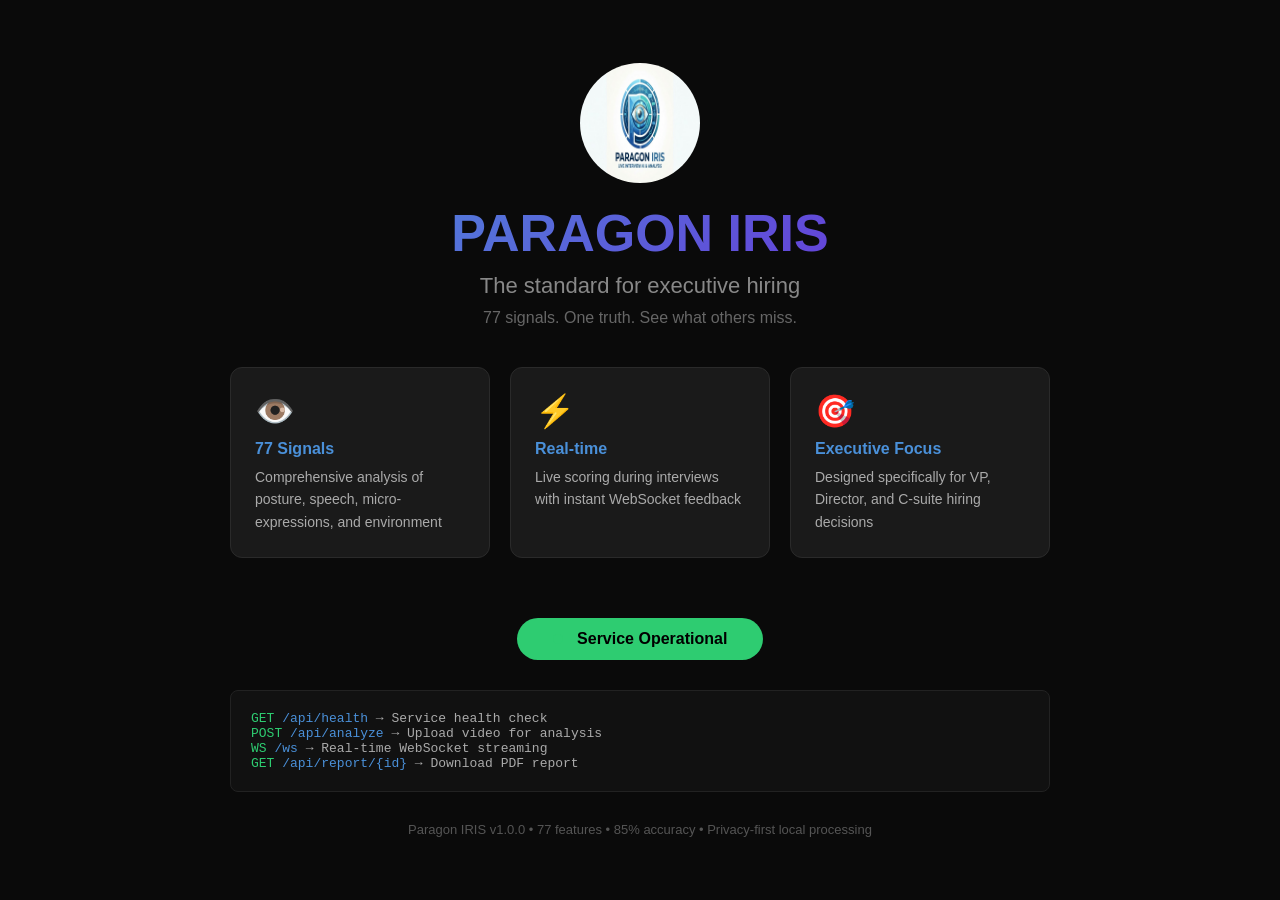
<file: index.html>
<!DOCTYPE html>
<html lang="en">
<head>
    <meta charset="UTF-8">
    <meta name="viewport" content="width=device-width, initial-scale=1.0">
    <title>Paragon IRIS - Executive Interview Intelligence</title>
    <link rel="icon" type="image/x-icon" href="/favicon.ico">
    <link rel="shortcut icon" type="image/x-icon" href="/favicon.ico">
    <style>
        * { margin: 0; padding: 0; box-sizing: border-box; }
        body {
            font-family: -apple-system, BlinkMacSystemFont, 'Segoe UI', Roboto, sans-serif;
            background: #0a0a0a;
            color: white;
            display: flex;
            justify-content: center;
            align-items: center;
            min-height: 100vh;
        }
        .container {
            text-align: center;
            max-width: 900px;
            padding: 40px;
        }
        .logo {
            width: 120px;
            height: 120px;
            margin: 0 auto 20px;
            display: block;
            border-radius: 50%;
            object-fit: cover;
        }
        h1 {
            font-size: 52px;
            font-weight: 700;
            margin-bottom: 10px;
            background: linear-gradient(135deg, #4A90D9, #6C2BD9);
            -webkit-background-clip: text;
            -webkit-text-fill-color: transparent;
            background-clip: text;
        }
        .tagline {
            font-size: 22px;
            color: #888;
            margin-bottom: 10px;
        }
        .sub-tagline {
            font-size: 16px;
            color: #666;
            margin-bottom: 40px;
        }
        .features {
            display: grid;
            grid-template-columns: repeat(3, 1fr);
            gap: 20px;
            margin: 40px 0;
            text-align: left;
        }
        .feature {
            background: #1a1a1a;
            padding: 24px;
            border-radius: 12px;
            border: 1px solid #2a2a2a;
            transition: all 0.3s ease;
        }
        .feature:hover {
            border-color: #4A90D9;
            transform: translateY(-2px);
        }
        .feature .icon {
            font-size: 32px;
            margin-bottom: 10px;
            display: block;
        }
        .feature h3 {
            color: #4A90D9;
            margin-bottom: 8px;
            font-size: 16px;
        }
        .feature p {
            color: #aaa;
            font-size: 14px;
            line-height: 1.6;
        }
        .status {
            display: inline-block;
            padding: 12px 36px;
            background: #2ECC71;
            color: #000;
            border-radius: 30px;
            font-weight: 600;
            font-size: 16px;
            margin-top: 20px;
        }
        .status-dot {
            display: inline-block;
            width: 10px;
            height: 10px;
            background: #2ECC71;
            border-radius: 50%;
            margin-right: 10px;
            animation: pulse 1.5s ease-in-out infinite;
        }
        @keyframes pulse {
            0%, 100% { opacity: 1; transform: scale(1); }
            50% { opacity: 0.5; transform: scale(0.8); }
        }
        .sub {
            color: #555;
            margin-top: 30px;
            font-size: 13px;
        }
        .endpoints {
            margin-top: 30px;
            background: #111;
            padding: 20px;
            border-radius: 8px;
            border: 1px solid #222;
            text-align: left;
            font-family: 'Courier New', monospace;
            font-size: 13px;
            color: #aaa;
        }
        .endpoints span {
            color: #4A90D9;
        }
        .endpoints .method {
            color: #2ECC71;
        }
        @media (max-width: 600px) {
            .features { grid-template-columns: 1fr; }
            h1 { font-size: 32px; }
            .logo { width: 80px; height: 80px; }
            .container { padding: 20px; }
        }
    </style>
</head>
<body>
    <div class="container">
        <img src="/logo.jpg" alt="Paragon IRIS" class="logo">
        <h1>PARAGON IRIS</h1>
        <div class="tagline">The standard for executive hiring</div>
        <div class="sub-tagline">77 signals. One truth. See what others miss.</div>
        
        <div class="features">
            <div class="feature">
                <span class="icon">👁️</span>
                <h3>77 Signals</h3>
                <p>Comprehensive analysis of posture, speech, micro-expressions, and environment</p>
            </div>
            <div class="feature">
                <span class="icon">⚡</span>
                <h3>Real-time</h3>
                <p>Live scoring during interviews with instant WebSocket feedback</p>
            </div>
            <div class="feature">
                <span class="icon">🎯</span>
                <h3>Executive Focus</h3>
                <p>Designed specifically for VP, Director, and C-suite hiring decisions</p>
            </div>
        </div>
        
        <div>
            <span class="status">
                <span class="status-dot"></span>
                Service Operational
            </span>
        </div>
        
        <div class="endpoints">
            <div><span class="method">GET</span>  <span>/api/health</span>  → Service health check</div>
            <div><span class="method">POST</span> <span>/api/analyze</span> → Upload video for analysis</div>
            <div><span class="method">WS</span>   <span>/ws</span>          → Real-time WebSocket streaming</div>
            <div><span class="method">GET</span>  <span>/api/report/{id}</span> → Download PDF report</div>
        </div>
        
        <div class="sub">
            Paragon IRIS v1.0.0 &bull; 77 features &bull; 85% accuracy &bull; Privacy-first local processing
        </div>
    </div>
</body>
</html>
</file>
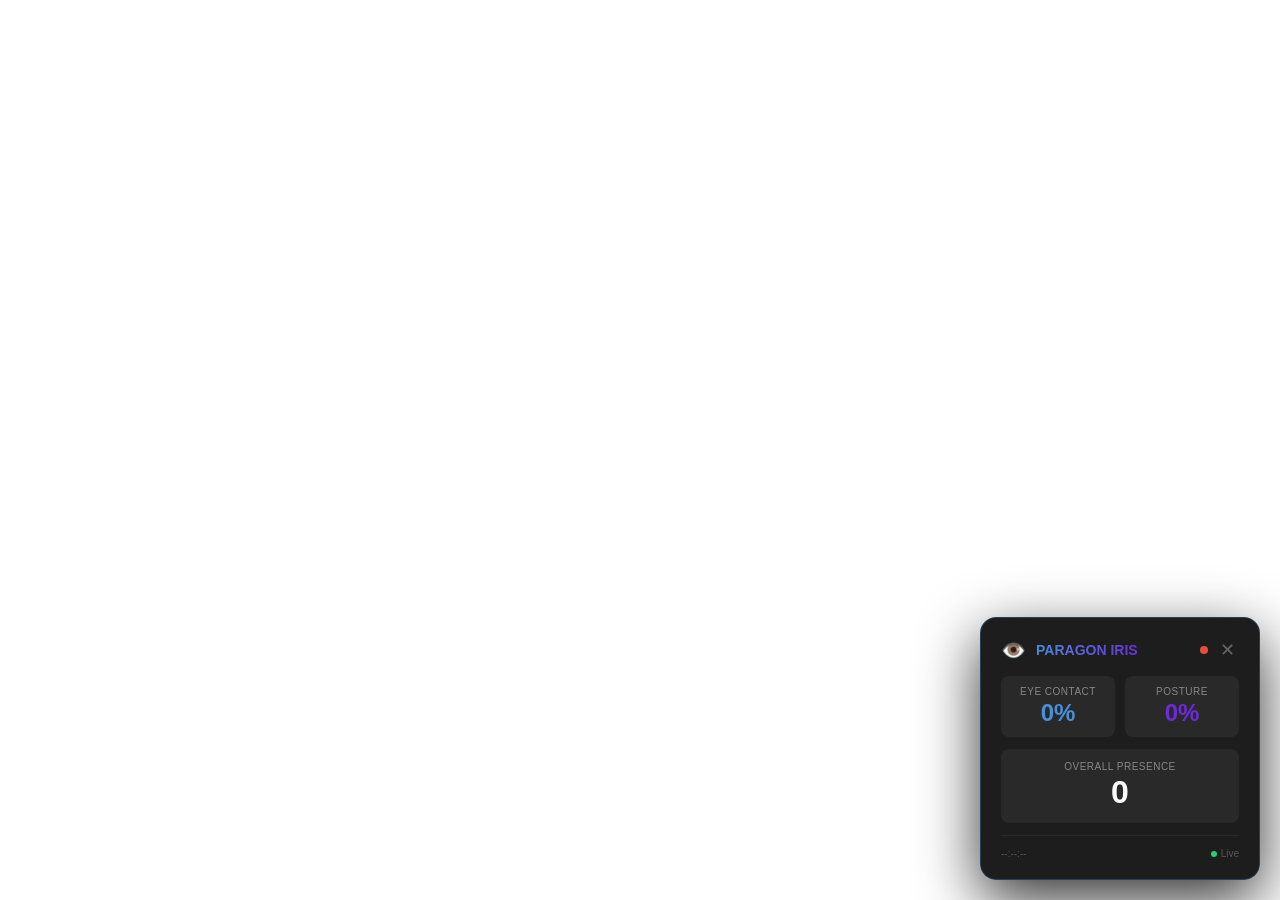
<file: overlay.html>
<!DOCTYPE html>
<html>
<head>
  <meta charset="UTF-8">
  <title>Paragon IRIS Overlay</title>
  <link rel="stylesheet" href="overlay.css">
</head>
<body>
  <div id="overlay-container">
    <div class="header">
      <div class="logo-area">
        <span class="logo-icon">👁️</span>
        <span class="logo-text">PARAGON IRIS</span>
      </div>
      <div class="status-area">
        <span class="status-dot" id="status-dot"></span>
        <button class="close-btn" id="close-btn">✕</button>
      </div>
    </div>
    
    <div class="grid-2">
      <div class="metric-card">
        <div class="metric-label">Eye Contact</div>
        <div class="metric-value" id="eye-contact" style="color: #4A90D9;">0%</div>
      </div>
      <div class="metric-card">
        <div class="metric-label">Posture</div>
        <div class="metric-value" id="posture" style="color: #6C2BD9;">0%</div>
      </div>
    </div>
    
    <div class="overall-card">
      <div class="overall-label">Overall Presence</div>
      <div class="overall-value" id="overall">0</div>
    </div>
    
    <div class="footer">
      <span class="footer-text" id="timestamp">--:--:--</span>
      <span class="live-badge"><span class="live-dot"></span>Live</span>
    </div>
  </div>
  
  <script src="overlay.js"></script>
</body>
</html>
</file>
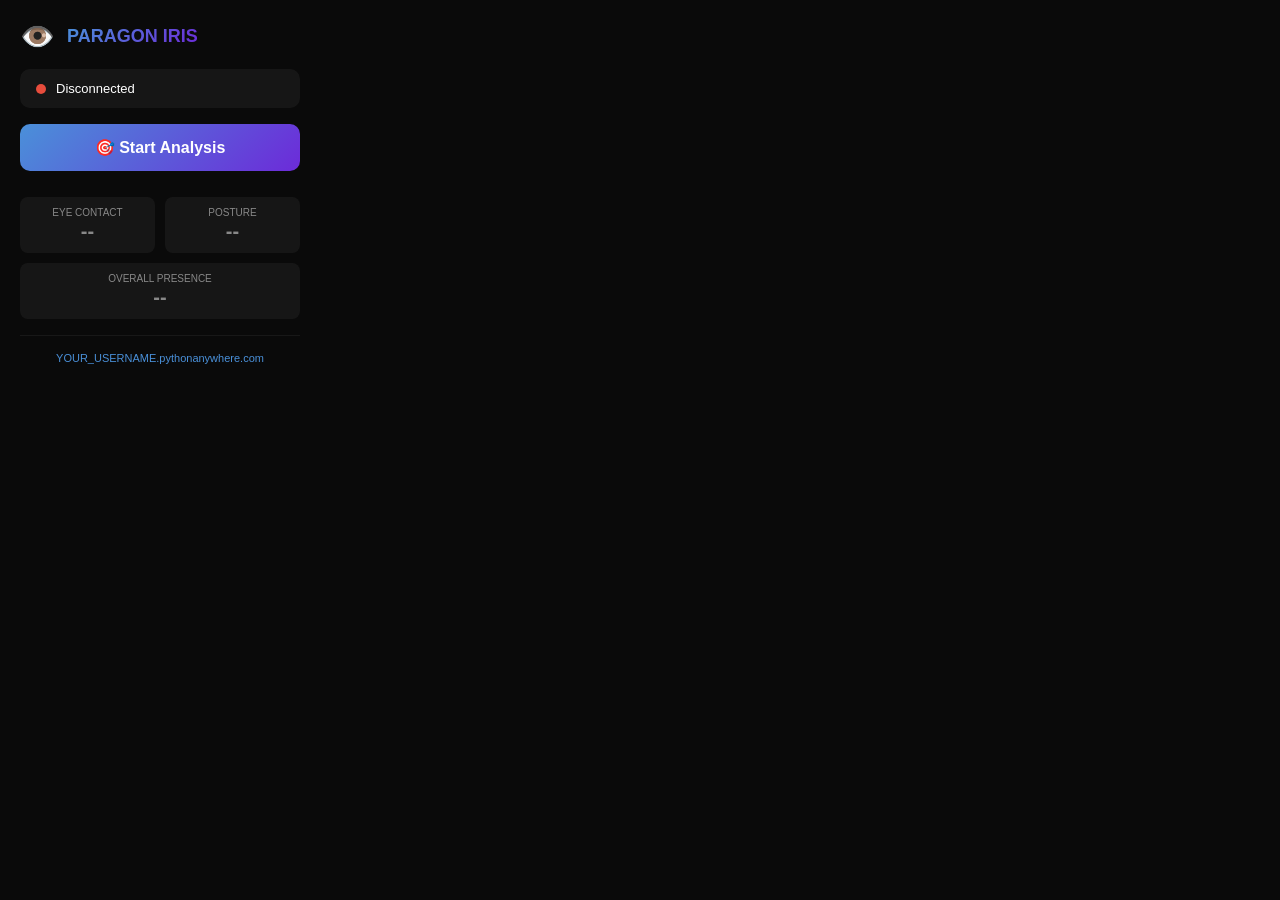
<file: popup.html>
<!DOCTYPE html>
<html>
<head>
  <meta charset="UTF-8">
  <style>
    * { margin: 0; padding: 0; box-sizing: border-box; }
    body {
      width: 320px;
      font-family: -apple-system, BlinkMacSystemFont, 'Segoe UI', Roboto, sans-serif;
      background: #0a0a0a;
      color: white;
      padding: 20px;
    }
    .header {
      display: flex;
      align-items: center;
      gap: 12px;
      margin-bottom: 16px;
    }
    .logo { font-size: 28px; }
    .title {
      font-size: 18px;
      font-weight: 700;
      background: linear-gradient(135deg, #4A90D9, #6C2BD9);
      -webkit-background-clip: text;
      -webkit-text-fill-color: transparent;
    }
    .status-bar {
      display: flex;
      align-items: center;
      gap: 10px;
      padding: 12px 16px;
      background: rgba(255,255,255,0.05);
      border-radius: 10px;
      margin-bottom: 16px;
      font-size: 13px;
    }
    .status-dot {
      display: inline-block;
      width: 10px;
      height: 10px;
      border-radius: 50%;
      animation: pulse 1.5s ease-in-out infinite;
    }
    .status-dot.connected { background: #2ECC71; }
    .status-dot.disconnected { background: #E74C3C; }
    .status-dot.recording { background: #F39C12; }
    @keyframes pulse {
      0%, 100% { opacity: 1; transform: scale(1); }
      50% { opacity: 0.5; transform: scale(0.8); }
    }
    .btn-primary {
      width: 100%;
      padding: 14px;
      background: linear-gradient(135deg, #4A90D9, #6C2BD9);
      border: none;
      border-radius: 10px;
      color: white;
      font-size: 16px;
      font-weight: 600;
      cursor: pointer;
      transition: opacity 0.2s;
      margin-bottom: 10px;
    }
    .btn-primary:hover { opacity: 0.8; }
    .btn-primary:disabled { opacity: 0.3; cursor: not-allowed; }
    .btn-danger {
      background: linear-gradient(135deg, #E74C3C, #C0392B);
    }
    .scores-preview {
      display: grid;
      grid-template-columns: 1fr 1fr;
      gap: 10px;
      margin: 16px 0;
    }
    .score-item {
      background: rgba(255,255,255,0.05);
      border-radius: 8px;
      padding: 10px;
      text-align: center;
    }
    .score-label {
      font-size: 10px;
      color: #888;
      text-transform: uppercase;
    }
    .score-value {
      font-size: 20px;
      font-weight: 700;
      margin-top: 2px;
    }
    .footer {
      font-size: 11px;
      color: #555;
      text-align: center;
      margin-top: 16px;
      padding-top: 16px;
      border-top: 1px solid rgba(255,255,255,0.06);
    }
    .footer a {
      color: #4A90D9;
      text-decoration: none;
    }
  </style>
</head>
<body>
  <div class="header">
    <span class="logo">👁️</span>
    <span class="title">PARAGON IRIS</span>
  </div>
  
  <div class="status-bar">
    <span class="status-dot disconnected" id="status-dot"></span>
    <span id="status-text">Disconnected</span>
  </div>
  
  <button class="btn-primary" id="start-btn">🎯 Start Analysis</button>
  <button class="btn-primary btn-danger" id="stop-btn" disabled style="display:none;">⏹ Stop Analysis</button>
  
  <div class="scores-preview">
    <div class="score-item">
      <div class="score-label">Eye Contact</div>
      <div class="score-value" id="preview-eye" style="color: #888;">--</div>
    </div>
    <div class="score-item">
      <div class="score-label">Posture</div>
      <div class="score-value" id="preview-posture" style="color: #888;">--</div>
    </div>
    <div class="score-item" style="grid-column: span 2;">
      <div class="score-label">Overall Presence</div>
      <div class="score-value" id="preview-overall" style="color: #888;">--</div>
    </div>
  </div>
  
  <div class="footer">
    <a href="somethingparagon.onrender.com" target="_blank">YOUR_USERNAME.pythonanywhere.com</a>
  </div>
  
  <script src="popup.js"></script>
</body>
</html>
</file>
<file: overlay.css>
* { margin: 0; padding: 0; box-sizing: border-box; }
body {
  font-family: -apple-system, BlinkMacSystemFont, 'Segoe UI', Roboto, sans-serif;
  background: transparent;
  overflow: hidden;
  width: 100vw;
  height: 100vh;
}
#overlay-container {
  position: fixed;
  bottom: 20px;
  right: 20px;
  width: 280px;
  background: rgba(10, 10, 10, 0.92);
  backdrop-filter: blur(10px);
  border-radius: 16px;
  padding: 20px;
  z-index: 9999999;
  color: white;
  border: 1px solid rgba(74, 144, 217, 0.3);
  box-shadow: 0 20px 60px rgba(0, 0, 0, 0.8);
  user-select: none;
}
.header {
  display: flex;
  align-items: center;
  justify-content: space-between;
  margin-bottom: 14px;
}
.logo-area {
  display: flex;
  align-items: center;
  gap: 10px;
}
.logo-icon { font-size: 20px; }
.logo-text {
  font-weight: 700;
  font-size: 14px;
  background: linear-gradient(135deg, #4A90D9, #6C2BD9);
  -webkit-background-clip: text;
  -webkit-text-fill-color: transparent;
}
.status-area {
  display: flex;
  gap: 8px;
  align-items: center;
}
.status-dot {
  display: inline-block;
  width: 8px;
  height: 8px;
  background: #2ECC71;
  border-radius: 50%;
}
.close-btn {
  background: none;
  border: none;
  color: #666;
  font-size: 18px;
  cursor: pointer;
  padding: 0 4px;
}
.close-btn:hover { color: #fff; }
.grid-2 {
  display: grid;
  grid-template-columns: 1fr 1fr;
  gap: 10px;
  margin-bottom: 12px;
}
.metric-card {
  background: rgba(255,255,255,0.05);
  border-radius: 8px;
  padding: 10px;
  text-align: center;
}
.metric-label {
  font-size: 10px;
  color: #888;
  text-transform: uppercase;
  letter-spacing: 0.5px;
}
.metric-value {
  font-size: 24px;
  font-weight: 700;
  margin-top: 2px;
}
.overall-card {
  background: rgba(255,255,255,0.05);
  border-radius: 8px;
  padding: 12px;
  text-align: center;
}
.overall-label {
  font-size: 10px;
  color: #888;
  text-transform: uppercase;
  letter-spacing: 0.5px;
}
.overall-value {
  font-size: 32px;
  font-weight: 700;
  margin-top: 2px;
}
.footer {
  display: flex;
  justify-content: space-between;
  margin-top: 12px;
  padding-top: 12px;
  border-top: 1px solid rgba(255,255,255,0.06);
}
.footer-text {
  font-size: 10px;
  color: #555;
}
.live-badge {
  font-size: 10px;
  color: #555;
}
.live-dot {
  display: inline-block;
  width: 6px;
  height: 6px;
  background: #2ECC71;
  border-radius: 50%;
  animation: pulse 1.5s ease-in-out infinite;
  margin-right: 4px;
}
@keyframes pulse {
  0%, 100% { opacity: 1; transform: scale(1); }
  50% { opacity: 0.3; transform: scale(0.8); }
}
</file>
